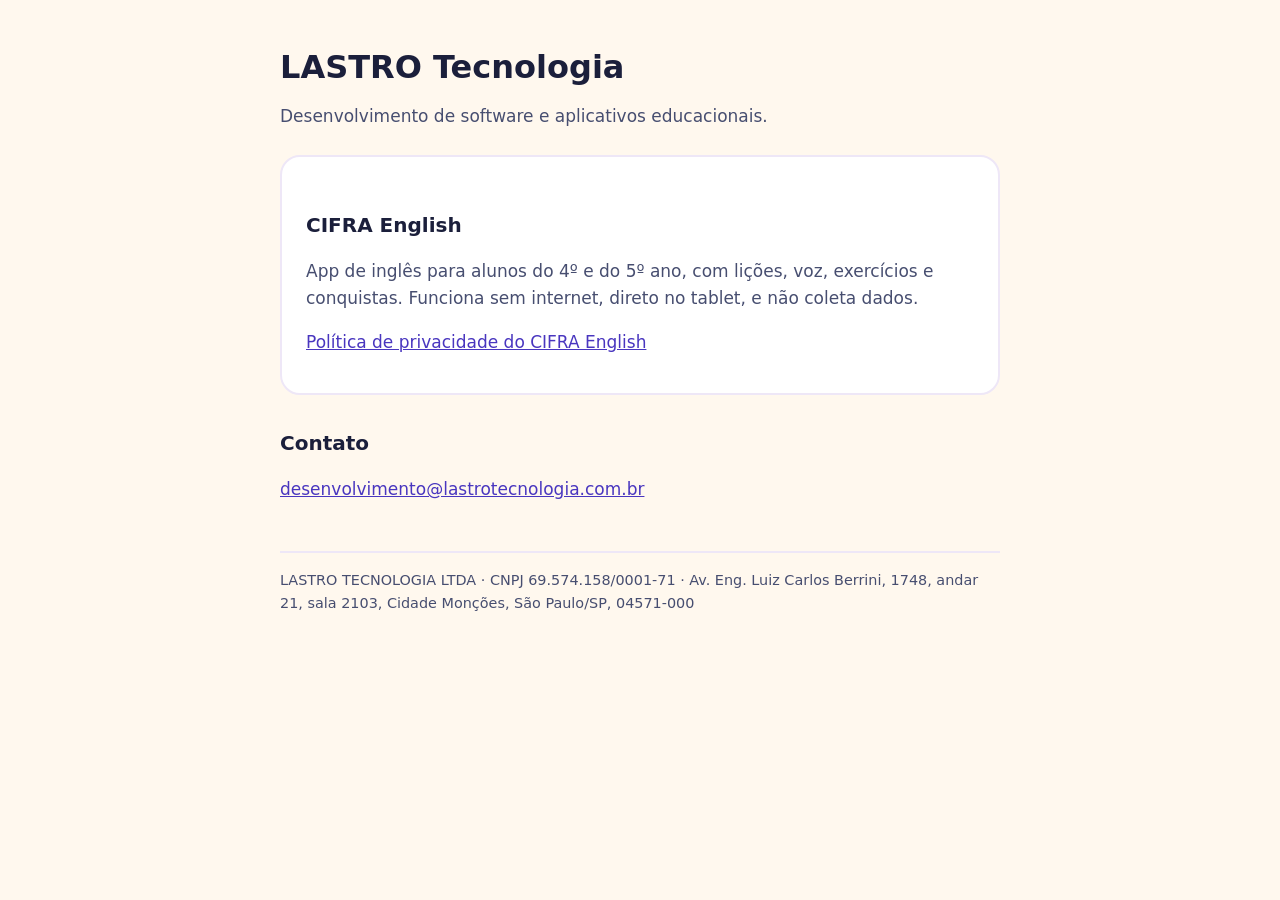
<file: index.html>
<!doctype html>
<html lang="pt-BR">
<head>
  <meta charset="utf-8">
  <meta name="viewport" content="width=device-width, initial-scale=1">
  <title>LASTRO Tecnologia</title>
  <meta name="description" content="LASTRO Tecnologia: desenvolvimento de software e aplicativos educacionais.">
  <link rel="stylesheet" href="/estilo.css">
</head>
<body>
  <main>
    <h1>LASTRO Tecnologia</h1>
    <p>Desenvolvimento de software e aplicativos educacionais.</p>

    <div class="cartao">
      <h2>CIFRA English</h2>
      <p>App de inglês para alunos do 4º e do 5º ano, com lições, voz, exercícios e conquistas.
        Funciona sem internet, direto no tablet, e não coleta dados.</p>
      <p><a href="/privacidade/cifra-english/">Política de privacidade do CIFRA English</a></p>
    </div>

    <h2>Contato</h2>
    <p><a href="mailto:desenvolvimento@lastrotecnologia.com.br">desenvolvimento@lastrotecnologia.com.br</a></p>

    <footer>
      LASTRO TECNOLOGIA LTDA · CNPJ 69.574.158/0001-71 · Av. Eng. Luiz Carlos Berrini, 1748,
      andar 21, sala 2103, Cidade Monções, São Paulo/SP, 04571-000
    </footer>
  </main>
</body>
</html>
</file>
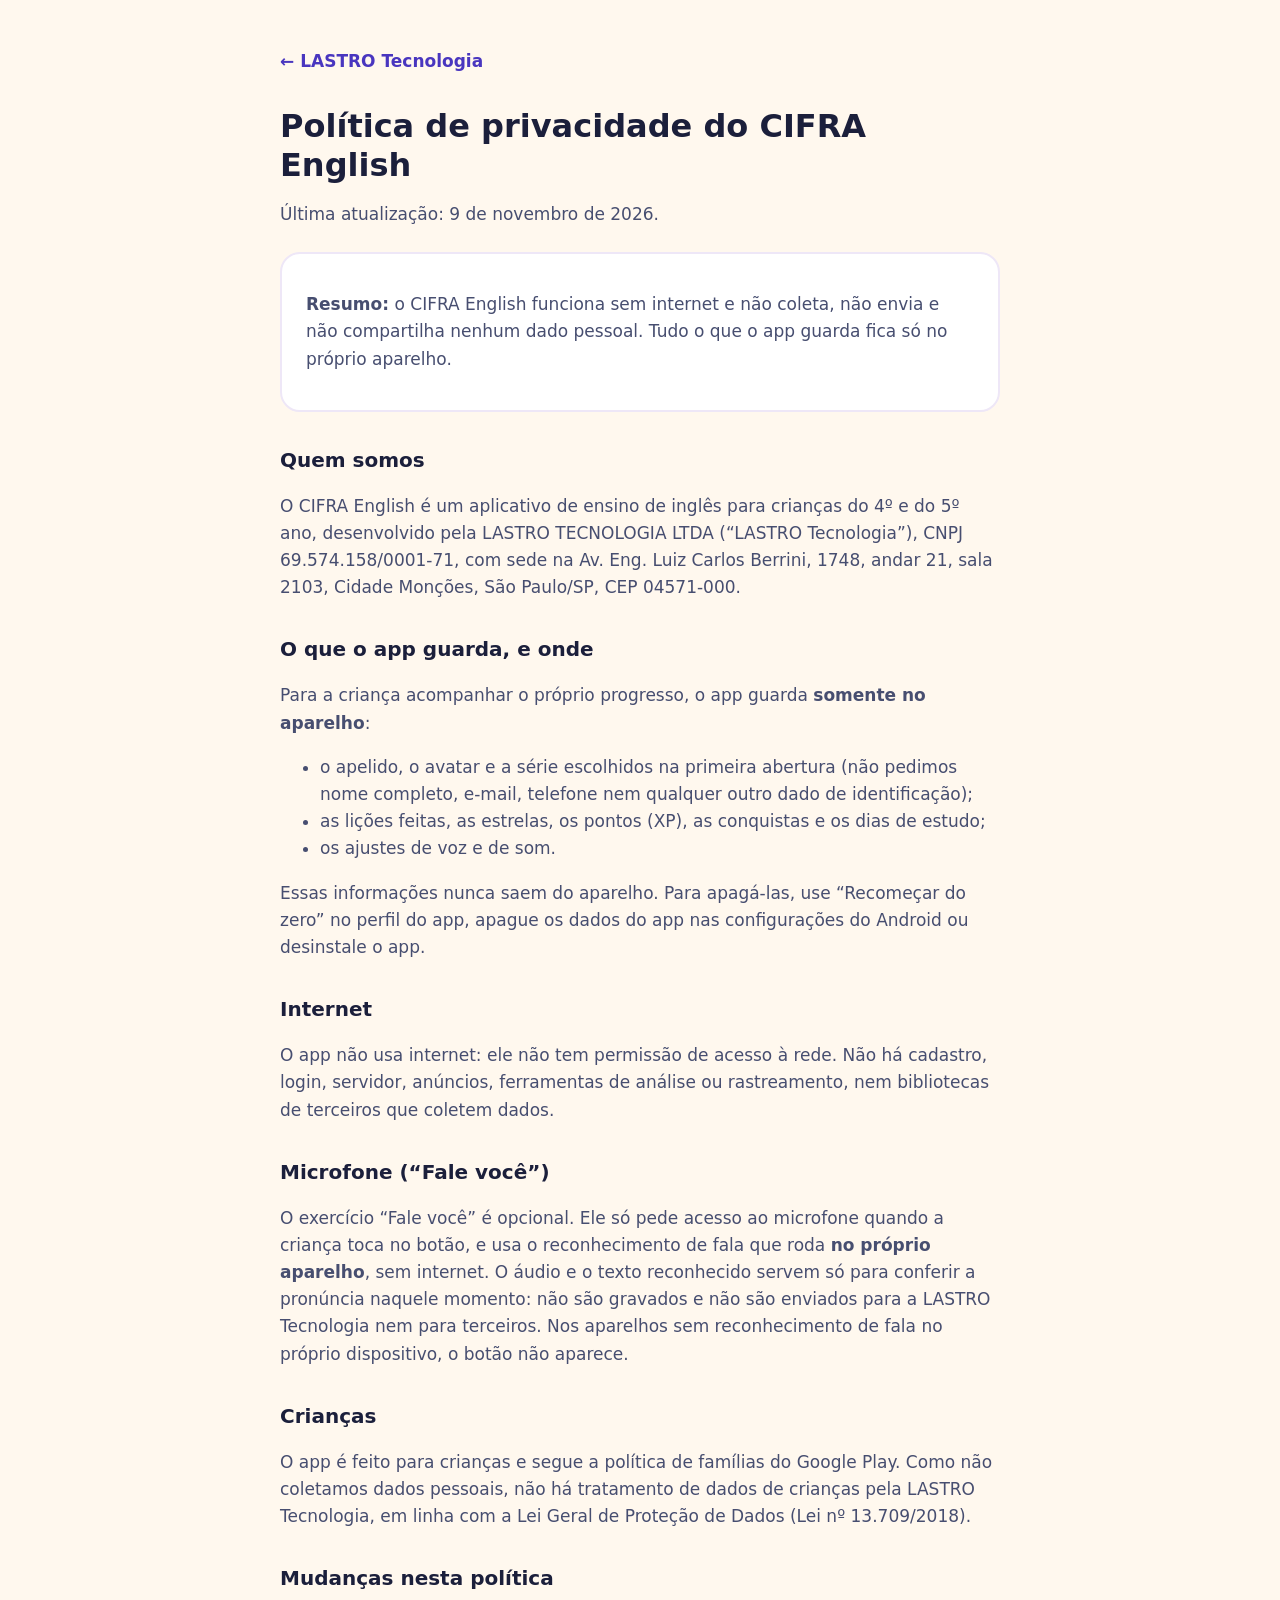
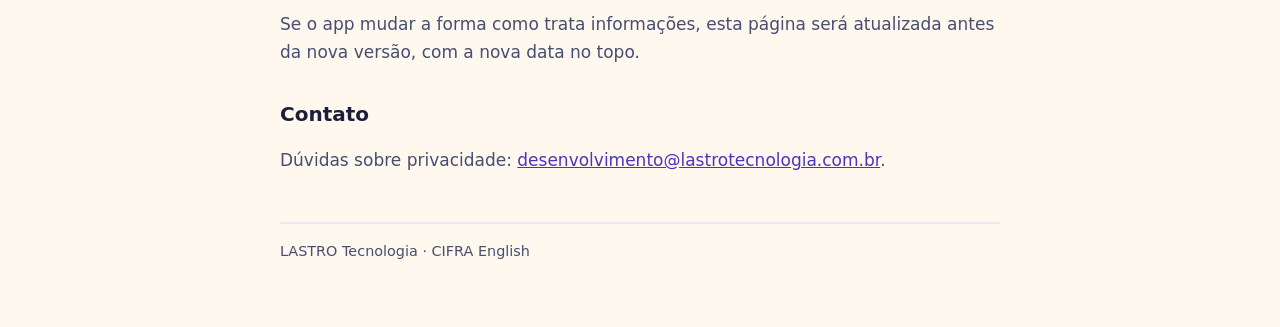
<file: privacidade/cifra-english/index.html>
<!doctype html>
<html lang="pt-BR">
<head>
  <meta charset="utf-8">
  <meta name="viewport" content="width=device-width, initial-scale=1">
  <title>Política de privacidade · CIFRA English</title>
  <meta name="description" content="Política de privacidade do app CIFRA English, da LASTRO Tecnologia.">
  <link rel="stylesheet" href="/estilo.css">
</head>
<body>
  <main>
    <header><a href="/">← LASTRO Tecnologia</a></header>

    <h1>Política de privacidade do CIFRA English</h1>
    <p>Última atualização: 9 de novembro de 2026.</p>

    <div class="cartao">
      <p><strong>Resumo:</strong> o CIFRA English funciona sem internet e não coleta, não envia e não
        compartilha nenhum dado pessoal. Tudo o que o app guarda fica só no próprio aparelho.</p>
    </div>

    <h2>Quem somos</h2>
    <p>O CIFRA English é um aplicativo de ensino de inglês para crianças do 4º e do 5º ano, desenvolvido
      pela LASTRO TECNOLOGIA LTDA (“LASTRO Tecnologia”), CNPJ 69.574.158/0001-71, com sede na
      Av. Eng. Luiz Carlos Berrini, 1748, andar 21, sala 2103, Cidade Monções, São Paulo/SP, CEP 04571-000.</p>

    <h2>O que o app guarda, e onde</h2>
    <p>Para a criança acompanhar o próprio progresso, o app guarda <strong>somente no aparelho</strong>:</p>
    <ul>
      <li>o apelido, o avatar e a série escolhidos na primeira abertura (não pedimos nome completo,
        e-mail, telefone nem qualquer outro dado de identificação);</li>
      <li>as lições feitas, as estrelas, os pontos (XP), as conquistas e os dias de estudo;</li>
      <li>os ajustes de voz e de som.</li>
    </ul>
    <p>Essas informações nunca saem do aparelho. Para apagá-las, use “Recomeçar do zero” no perfil do
      app, apague os dados do app nas configurações do Android ou desinstale o app.</p>

    <h2>Internet</h2>
    <p>O app não usa internet: ele não tem permissão de acesso à rede. Não há cadastro, login, servidor,
      anúncios, ferramentas de análise ou rastreamento, nem bibliotecas de terceiros que coletem dados.</p>

    <h2>Microfone (“Fale você”)</h2>
    <p>O exercício “Fale você” é opcional. Ele só pede acesso ao microfone quando a criança toca no
      botão, e usa o reconhecimento de fala que roda <strong>no próprio aparelho</strong>, sem internet.
      O áudio e o texto reconhecido servem só para conferir a pronúncia naquele momento: não são gravados
      e não são enviados para a LASTRO Tecnologia nem para terceiros. Nos aparelhos sem reconhecimento de
      fala no próprio dispositivo, o botão não aparece.</p>

    <h2>Crianças</h2>
    <p>O app é feito para crianças e segue a política de famílias do Google Play. Como não coletamos dados
      pessoais, não há tratamento de dados de crianças pela LASTRO Tecnologia, em linha com a Lei Geral de
      Proteção de Dados (Lei nº 13.709/2018).</p>

    <h2>Mudanças nesta política</h2>
    <p>Se o app mudar a forma como trata informações, esta página será atualizada antes da nova versão,
      com a nova data no topo.</p>

    <h2>Contato</h2>
    <p>Dúvidas sobre privacidade: <a href="mailto:desenvolvimento@lastrotecnologia.com.br">desenvolvimento@lastrotecnologia.com.br</a>.</p>

    <footer>LASTRO Tecnologia · CIFRA English</footer>
  </main>
</body>
</html>
</file>
<file: estilo.css>
:root {
  --fundo: #fff8ee;
  --superficie: #ffffff;
  --tinta: #1b1f3b;
  --tinta-2: #474e70;
  --destaque: #4936bf;
  --linha: #eee7f7;
}

* { box-sizing: border-box; }

body {
  margin: 0;
  background: var(--fundo);
  color: var(--tinta);
  font: 17px/1.6 system-ui, -apple-system, "Segoe UI", Roboto, sans-serif;
}

main {
  max-width: 760px;
  margin: 0 auto;
  padding: 48px 20px 64px;
}

header { margin-bottom: 32px; }
header a { color: var(--destaque); text-decoration: none; font-weight: 700; }

h1 { font-size: 2rem; line-height: 1.2; margin: 0 0 8px; }
h2 { font-size: 1.25rem; margin: 32px 0 8px; }
p, li { color: var(--tinta-2); }
a { color: var(--destaque); }

.cartao {
  background: var(--superficie);
  border: 2px solid var(--linha);
  border-radius: 20px;
  padding: 20px 24px;
  margin: 24px 0;
}

footer {
  margin-top: 48px;
  padding-top: 16px;
  border-top: 2px solid var(--linha);
  font-size: 0.9rem;
  color: var(--tinta-2);
}
</file>
